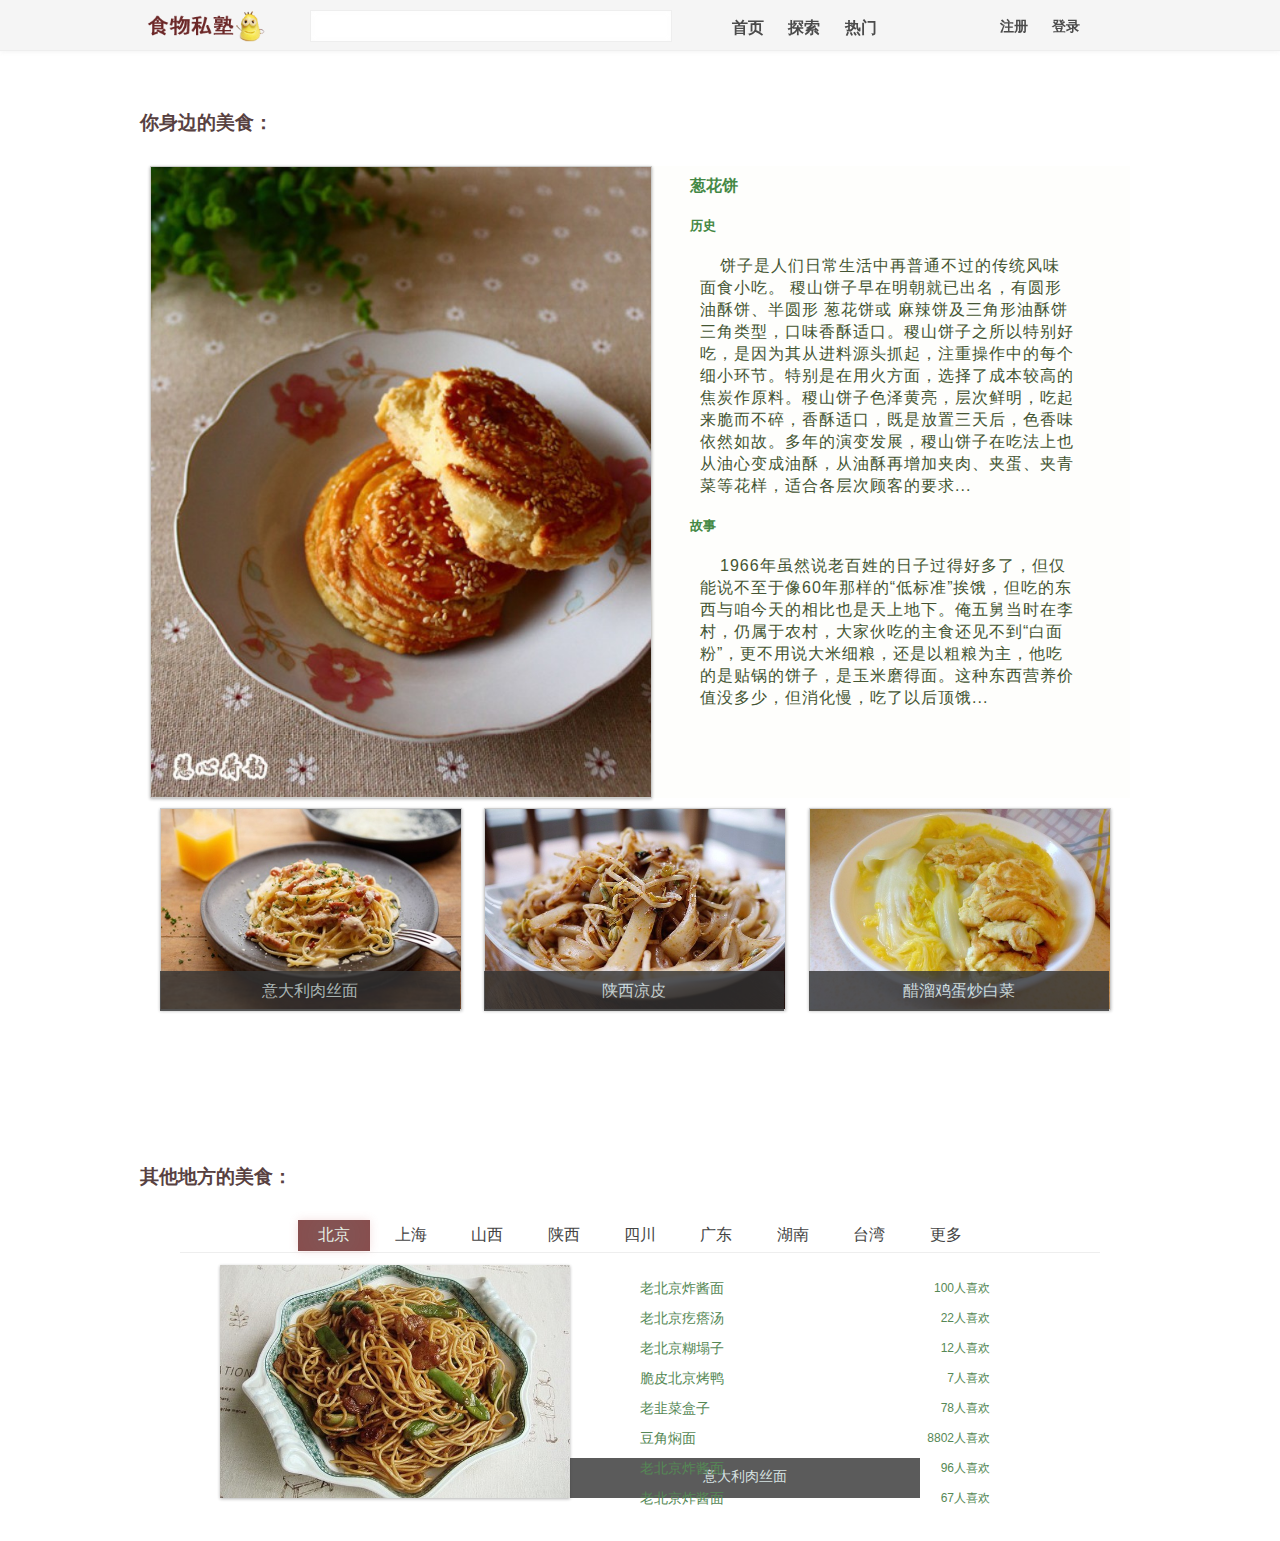
<file: index.html>
<!DOCTYPE html>
<html>
<head>
	<title>index page</title>
	<meta charset="utf-8"/>
	<link rel="stylesheet" href="app.css">
	<link rel="stylesheet" href="http://cdn.staticfile.org/font-awesome/4.0.3/css/font-awesome.css">
</head>
<body>
	<header>
		<nav>
			<div id="site_icon">
				<a href="#">
					<img src="imgs/icon.png">
				</a>
			</div>
			<div class="srh">
				<form>
					<input type="text">
					<i class="fa fa-search">
						<input type="submit" value="">
					</i>
				</form>
			</div>
			<div class="nav">
				<ul>
					<li>
						<a href="#">首页</a>
					</li>
					<li>
						<a href="#">探索</a>
					</li>
					<li>
						<a href="#">热门</a>
					</li>
				</ul>
			</div>
			<div class="auth">
				<ul>
					<li>
						<a href="#" class="signup">注册</a>
					</li>
					<li>
						<a href="#" class="signin">登录</a>
					</li>
				</ul>
			</div>
		</nav>
	</header>
	<div class="wrapper index">
		<section class="recommend">
			<h3>你身边的美食：</h3>
			<ul class="rec-list">
				<li>
					<a href="#" class="food-thumbnail">
						<img src="imgs/food1.jpg">
						<div class="food-info">
							<h4>葱花饼</h4>
							<h5>历史</h5>
							<p>饼子是人们日常生活中再普通不过的传统风味 面食小吃。 稷山饼子早在明朝就已出名，有圆形 油酥饼、半圆形 葱花饼或 麻辣饼及三角形油酥饼三角类型，口味香酥适口。稷山饼子之所以特别好吃，是因为其从进料源头抓起，注重操作中的每个细小环节。特别是在用火方面，选择了成本较高的焦炭作原料。稷山饼子色泽黄亮，层次鲜明，吃起来脆而不碎，香酥适口，既是放置三天后，色香味依然如故。多年的演变发展，稷山饼子在吃法上也从油心变成油酥，从油酥再增加夹肉、夹蛋、夹青菜等花样，适合各层次顾客的要求...</p>
							<h5>故事</h5>
							<p>
								1966年虽然说老百姓的日子过得好多了，但仅能说不至于像60年那样的“低标准”挨饿，但吃的东西与咱今天的相比也是天上地下。俺五舅当时在李村，仍属于农村，大家伙吃的主食还见不到“白面粉”，更不用说大米细粮，还是以粗粮为主，他吃的是贴锅的饼子，是玉米磨得面。这种东西营养价值没多少，但消化慢，吃了以后顶饿...
							</p>
						</div>
					</a>
				</li>
				<li>
					<a href="#" class="food-thumbnail">
						<img src="imgs/food2.jpg">
						<div class="thumbnail-info">
							<span>意大利肉丝面</span>
						</div>
					</a>
				</li>
				<li>
					<a href="#" class="food-thumbnail">
						<img src="imgs/food3.jpg">
						<div class="thumbnail-info">
							<span>陕西凉皮</span>
						</div>
					</a>
				</li>
				<li>
					<a href="#" class="food-thumbnail">
						<img src="imgs/food4.jpg">
						<div class="thumbnail-info">
							<span>醋溜鸡蛋炒白菜</span>
						</div>
					</a>
				</li>
			</ul>
			<p></p>
		</section>
		<section class="region">
			<h3>其他地方的美食：</h3>
			<ul class="reg-list">
				<li class="active">
					<a href="#">北京</a>
				</li>
				<li>
					<a href="#">上海</a>
				</li>
				<li>
					<a href="#">山西</a>
				</li>
				<li>
					<a href="#">陕西</a>
				</li>
				<li>
					<a href="#">四川</a>
				</li>
				<li>
					<a href="#">广东</a>
				</li>
				<li>
					<a href="#">湖南</a>
				</li>
				<li>
					<a href="#">台湾</a>
				</li>
				<li>
					<a href="#">更多</a>
				</li>
			</ul>
			<ul class="reg-food">
				<li>
					<ul class="regfood-item">
						<li>
							<a href="#">
								<img src="imgs/regfood.jpg">
								<div class="thumbnail-info">
									<span>意大利肉丝面</span>
								</div>
							</a>
						</li>
						<li>
							<a href="#">
								<span>老北京炸酱面</span>
								<span class="like-count">100人喜欢</span>
							</a>
						</li>
						<li>
							<a href="#">
								<span>老北京疙瘩汤</span>
								<span class="like-count">22人喜欢</span>
							</a>
						</li>
						<li>
							<a href="#">
								<span>老北京糊塌子</span>
								<span class="like-count">12人喜欢</span>
							</a>
						</li>
						<li>
							<a href="#">
								<span>脆皮北京烤鸭</span>
								<span class="like-count">7人喜欢</span>
							</a>
						</li>
						<li>
							<a href="#">
								<span>老韭菜盒子</span>
								<span class="like-count">78人喜欢</span>
							</a>
						</li>
						<li>
							<a href="#">
								<span>豆角焖面</span>
								<span class="like-count">8802人喜欢</span>
							</a>
						</li>
						<li>
							<a href="#">
								<span>老北京炸酱面</span>
								<span class="like-count">96人喜欢</span>
							</a>
						</li>
						<li>
							<a href="#">
								<span>老北京炸酱面</span>
								<span class="like-count">67人喜欢</span>
							</a>
						</li>
					</ul>
				</li>
				<li></li>
				<li></li>
				<li></li>
				<li></li>
			</ul>
		</section>
		<footer>
			<span></span>
		</footer>
	</div>
</body>
</html>
</file>
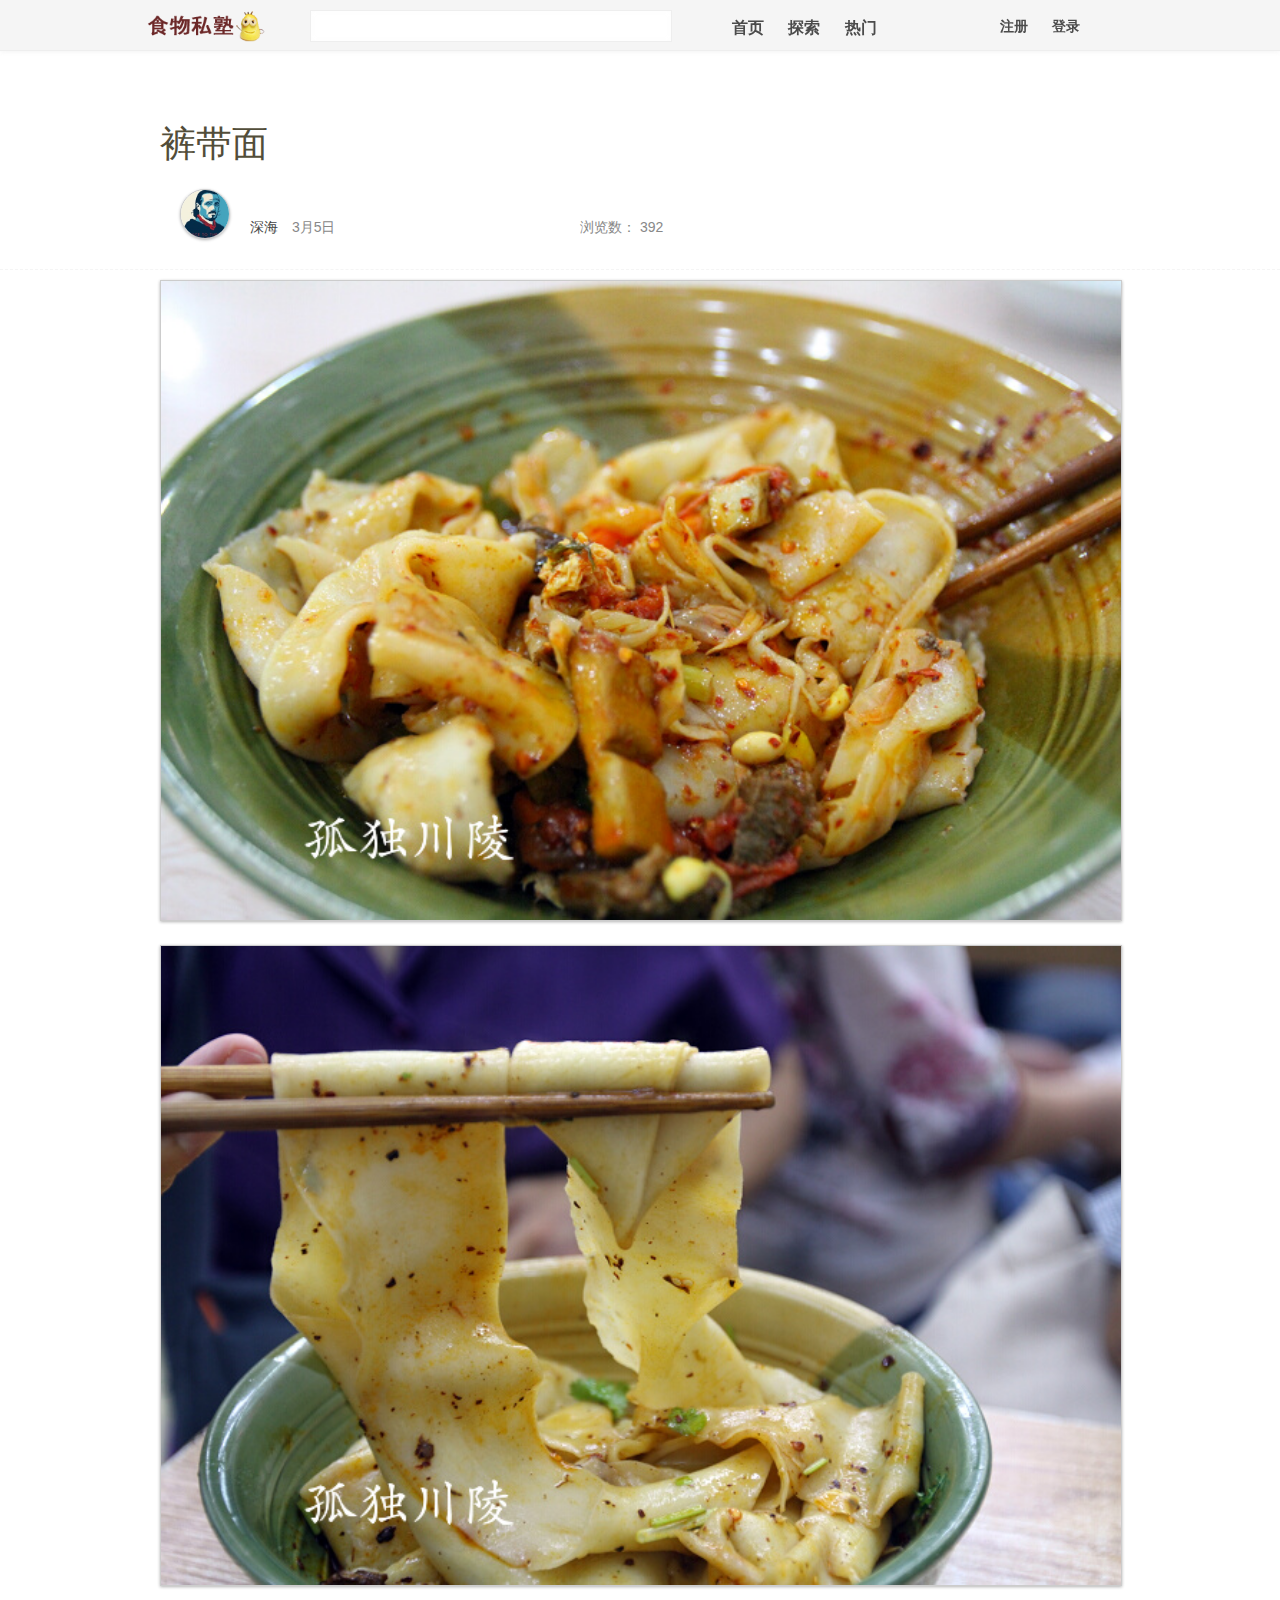
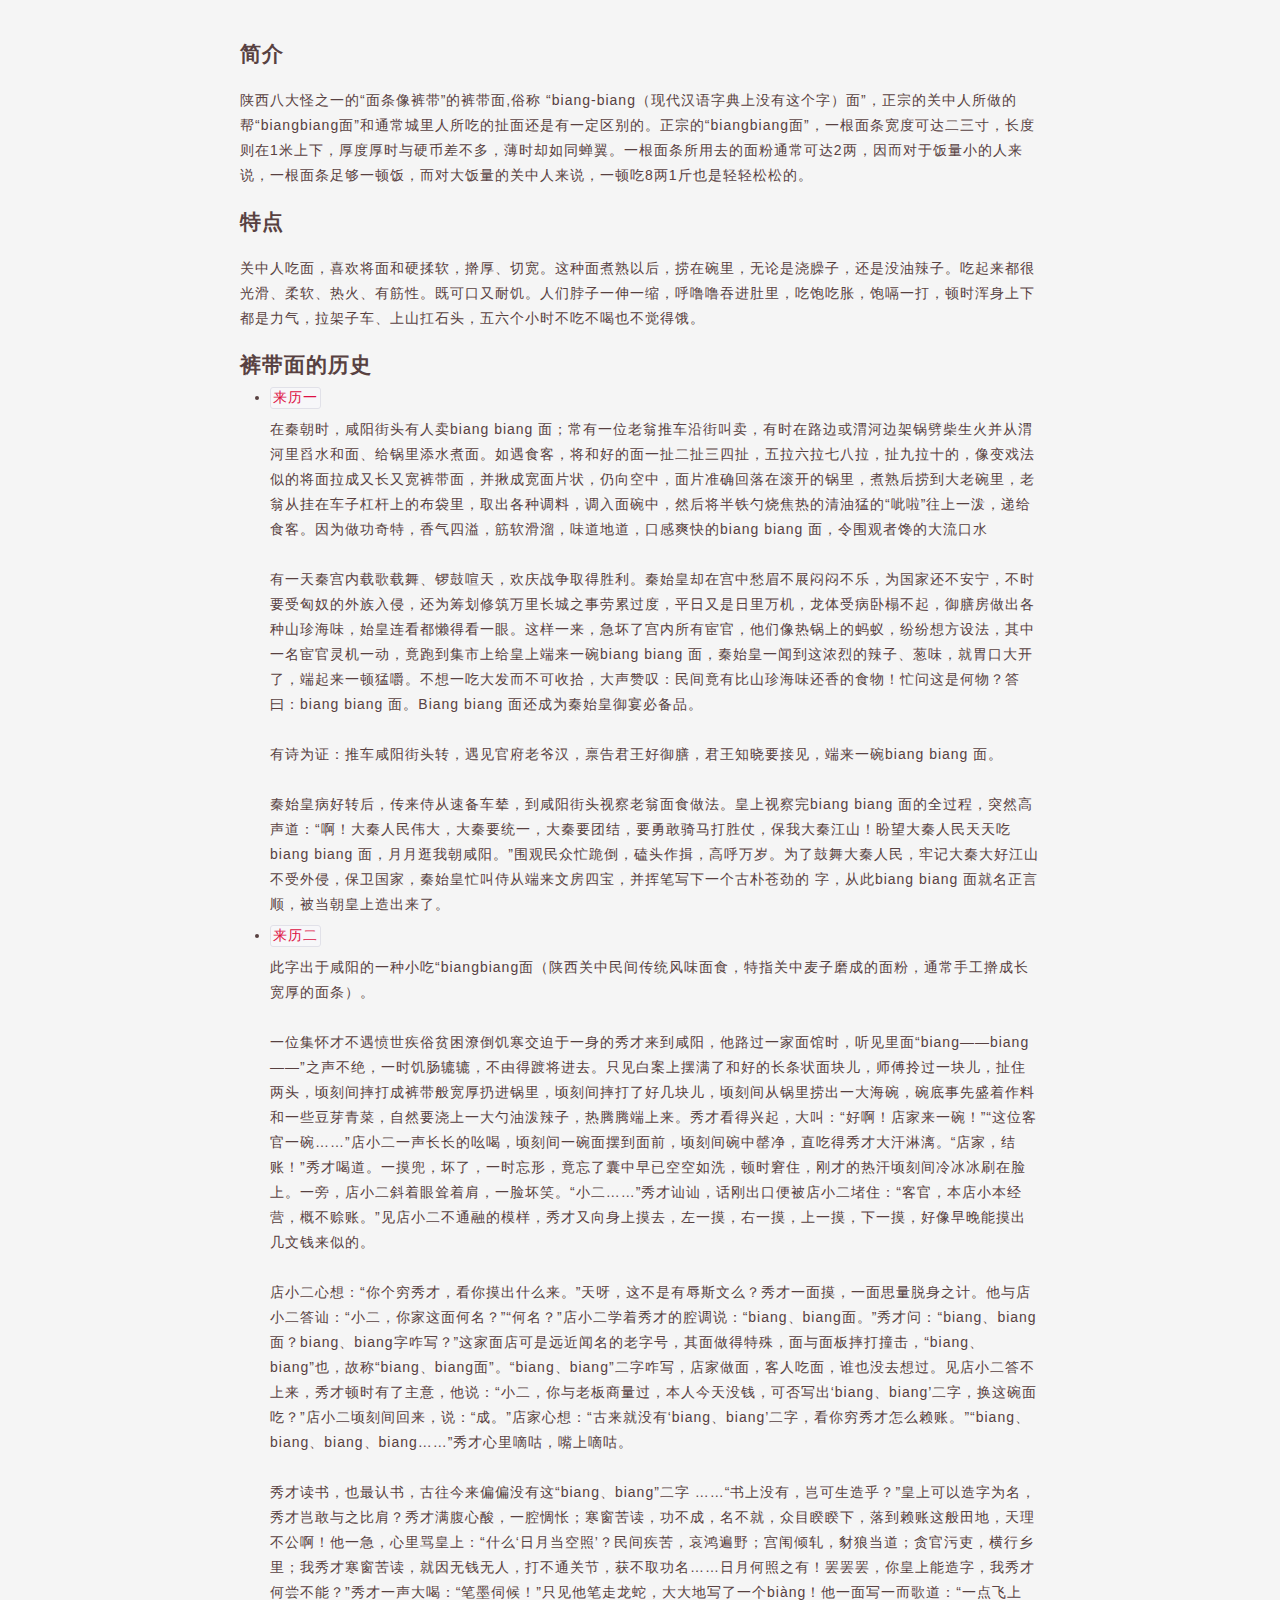
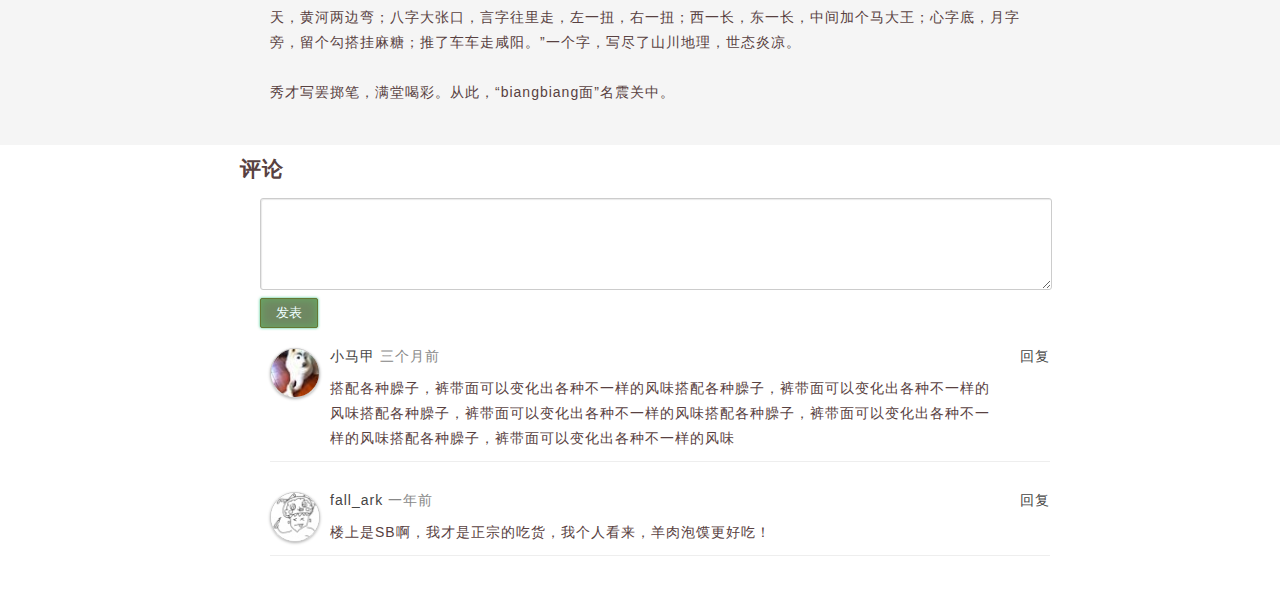
<file: food.html>
<!DOCTYPE html>
<html>
<head>
	<title>food page</title>
	<link rel="stylesheet" href="app.css">
	<meta charset="utf-8">
</head>
<body>
	<header>
		<nav>
			<div id="site_icon">
				<a href="#">
					<img src="imgs/icon.png">
				</a>
			</div>
			<div class="srh">
				<form>
					<input type="text">
					<i class="fa fa-search">
						<input type="submit" value="">
					</i>
				</form>
			</div>
			<div class="nav">
				<ul>
					<li>
						<a href="#">首页</a>
					</li>
					<li>
						<a href="#">探索</a>
					</li>
					<li>
						<a href="#">热门</a>
					</li>
				</ul>
			</div>
			<div class="auth">
				<ul>
					<li>
						<a href="#" class="signup">注册</a>
					</li>
					<li>
						<a href="#" class="signin">登录</a>
					</li>
				</ul>
			</div>
		</nav>
	</header>
	<article id="1">
		<section class="caption">
			<div class="wrapper">
				<title>裤带面</title>
				<div class="author">
					<img src="imgs/author1.jpg">
					<span><a href="#">深海</a></span>
					<time>3月5日</time>
				</div>
				<div class="view">
					<span>浏览数：</span>
					<span>392</span>
				</div>
			</div>
		</section>
		<section class="figure">
			<div class="wrapper">
				<figure>
					<img src="imgs/noodle.jpg">
					<img src="imgs/noodle2.jpg">
				</figure>
			</div>
		</section>
		<section class="content">
			<div class="text">
				<h2>简介</h2>
				<p>
					陕西八大怪之一的“面条像裤带”的裤带面,俗称 “biang-biang（现代汉语字典上没有这个字）面”，正宗的关中人所做的帮“biangbiang面”和通常城里人所吃的扯面还是有一定区别的。正宗的“biangbiang面”，一根面条宽度可达二三寸，长度则在1米上下，厚度厚时与硬币差不多，薄时却如同蝉翼。一根面条所用去的面粉通常可达2两，因而对于饭量小的人来说，一根面条足够一顿饭，而对大饭量的关中人来说，一顿吃8两1斤也是轻轻松松的。
				</p>
				<h2>特点</h2>
				<p>
					关中人吃面，喜欢将面和硬揉软，擀厚、切宽。这种面煮熟以后，捞在碗里，无论是浇臊子，还是没油辣子。吃起来都很光滑、柔软、热火、有筋性。既可口又耐饥。人们脖子一伸一缩，呼噜噜吞进肚里，吃饱吃胀，饱嗝一打，顿时浑身上下都是力气，拉架子车、上山扛石头，五六个小时不吃不喝也不觉得饿。
				</p>
				<h2>裤带面的历史</h2>
				<ul>
					<li>
						<code>来历一</code>
						<p>在秦朝时，咸阳街头有人卖biang biang 面；常有一位老翁推车沿街叫卖，有时在路边或渭河边架锅劈柴生火并从渭河里舀水和面、给锅里添水煮面。如遇食客，将和好的面一扯二扯三四扯，五拉六拉七八拉，扯九拉十的，像变戏法似的将面拉成又长又宽裤带面，并揪成宽面片状，仍向空中，面片准确回落在滚开的锅里，煮熟后捞到大老碗里，老翁从挂在车子杠杆上的布袋里，取出各种调料，调入面碗中，然后将半铁勺烧焦热的清油猛的“呲啦”往上一泼，递给食客。因为做功奇特，香气四溢，筋软滑溜，味道地道，口感爽快的biang biang 面，令围观者馋的大流口水<br><br>
						有一天秦宫内载歌载舞、锣鼓喧天，欢庆战争取得胜利。秦始皇却在宫中愁眉不展闷闷不乐，为国家还不安宁，不时要受匈奴的外族入侵，还为筹划修筑万里长城之事劳累过度，平日又是日里万机，龙体受病卧榻不起，御膳房做出各种山珍海味，始皇连看都懒得看一眼。这样一来，急坏了宫内所有宦官，他们像热锅上的蚂蚁，纷纷想方设法，其中一名宦官灵机一动，竟跑到集市上给皇上端来一碗biang biang 面，秦始皇一闻到这浓烈的辣子、葱味，就胃口大开了，端起来一顿猛嚼。不想一吃大发而不可收拾，大声赞叹：民间竟有比山珍海味还香的食物！忙问这是何物？答曰：biang biang 面。Biang biang 面还成为秦始皇御宴必备品。<br><br>
						有诗为证：推车咸阳街头转，遇见官府老爷汉，禀告君王好御膳，君王知晓要接见，端来一碗biang biang 面。<br><br>
						秦始皇病好转后，传来侍从速备车辇，到咸阳街头视察老翁面食做法。皇上视察完biang biang 面的全过程，突然高声道：“啊！大秦人民伟大，大秦要统一，大秦要团结，要勇敢骑马打胜仗，保我大秦江山！盼望大秦人民天天吃biang biang 面，月月逛我朝咸阳。”围观民众忙跪倒，磕头作揖，高呼万岁。为了鼓舞大秦人民，牢记大秦大好江山不受外侵，保卫国家，秦始皇忙叫侍从端来文房四宝，并挥笔写下一个古朴苍劲的 字，从此biang biang 面就名正言顺，被当朝皇上造出来了。
						</p>
					</li>
					<li>
						<code>来历二</code>
						<p>
							此字出于咸阳的一种小吃“biangbiang面（陕西关中民间传统风味面食，特指关中麦子磨成的面粉，通常手工擀成长宽厚的面条）。<br><br>
							一位集怀才不遇愤世疾俗贫困潦倒饥寒交迫于一身的秀才来到咸阳，他路过一家面馆时，听见里面“biang——biang——”之声不绝，一时饥肠辘辘，不由得踱将进去。只见白案上摆满了和好的长条状面块儿，师傅拎过一块儿，扯住两头，顷刻间摔打成裤带般宽厚扔进锅里，顷刻间摔打了好几块儿，顷刻间从锅里捞出一大海碗，碗底事先盛着作料和一些豆芽青菜，自然要浇上一大勺油泼辣子，热腾腾端上来。秀才看得兴起，大叫：“好啊！店家来一碗！”“这位客官一碗……”店小二一声长长的吆喝，顷刻间一碗面摆到面前，顷刻间碗中罄净，直吃得秀才大汗淋漓。“店家，结账！”秀才喝道。一摸兜，坏了，一时忘形，竟忘了囊中早已空空如洗，顿时窘住，刚才的热汗顷刻间冷冰冰刷在脸上。一旁，店小二斜着眼耸着肩，一脸坏笑。“小二……”秀才讪讪，话刚出口便被店小二堵住：“客官，本店小本经营，概不赊账。”见店小二不通融的模样，秀才又向身上摸去，左一摸，右一摸，上一摸，下一摸，好像早晚能摸出几文钱来似的。<br><br>
							店小二心想：“你个穷秀才，看你摸出什么来。”天呀，这不是有辱斯文么？秀才一面摸，一面思量脱身之计。他与店小二答讪：“小二，你家这面何名？”“何名？”店小二学着秀才的腔调说：“biang、biang面。”秀才问：“biang、biang面？biang、biang字咋写？”这家面店可是远近闻名的老字号，其面做得特殊，面与面板摔打撞击，“biang、biang”也，故称“biang、biang面”。“biang、biang”二字咋写，店家做面，客人吃面，谁也没去想过。见店小二答不上来，秀才顿时有了主意，他说：“小二，你与老板商量过，本人今天没钱，可否写出‘biang、biang’二字，换这碗面吃？”店小二顷刻间回来，说：“成。”店家心想：“古来就没有‘biang、biang’二字，看你穷秀才怎么赖账。”“biang、biang、biang、biang……”秀才心里嘀咕，嘴上嘀咕。<br><br>
							秀才读书，也最认书，古往今来偏偏没有这“biang、biang”二字 ……“书上没有，岂可生造乎？”皇上可以造字为名，秀才岂敢与之比肩？秀才满腹心酸，一腔惆怅；寒窗苦读，功不成，名不就，众目睽睽下，落到赖账这般田地，天理不公啊！他一急，心里骂皇上：“什么‘日月当空照’？民间疾苦，哀鸿遍野；宫闱倾轧，豺狼当道；贪官污吏，横行乡里；我秀才寒窗苦读，就因无钱无人，打不通关节，获不取功名……日月何照之有！罢罢罢，你皇上能造字，我秀才何尝不能？”秀才一声大喝：“笔墨伺候！”只见他笔走龙蛇，大大地写了一个biàng！他一面写一而歌道：“一点飞上天，黄河两边弯；八字大张口，言字往里走，左一扭，右一扭；西一长，东一长，中间加个马大王；心字底，月字旁，留个勾搭挂麻糖；推了车车走咸阳。”一个字，写尽了山川地理，世态炎凉。<br><br>
							秀才写罢掷笔，满堂喝彩。从此，“biangbiang面”名震关中。
						</p>
					</li>
				</ul>
			</div>
		</section>
		<section class="comments">
			<div class="text">
				<div class="hd">
					<h2>评论</h2>
				</div>
				<div class="bd">
					<form>
						<textarea id="comment-text"></textarea>
						<button class="submit-btn">发表</button>
					</form>
					<ul>
						<li class="comment-item">
							<div class="avatar">
								<a href="#">
									<img src="imgs/avatar1.jpg">
								</a>
							</div>
							<div class="hd">
								<span>
									<a href="#">小马甲</a>
								</span>
								<time>三个月前</time>
								<a href="#" data-name="litterrock" class="revert">回复</a>
							</div>
							<div class="bd">
								<p>搭配各种臊子，裤带面可以变化出各种不一样的风味搭配各种臊子，裤带面可以变化出各种不一样的风味搭配各种臊子，裤带面可以变化出各种不一样的风味搭配各种臊子，裤带面可以变化出各种不一样的风味搭配各种臊子，裤带面可以变化出各种不一样的风味</p>
							</div>
						</li>
						<li class="comment-item">
							<div class="avatar">
								<a href="#">
									<img src="imgs/avatar2.jpg">
								</a>
							</div>
							<div class="hd">
								<span>
									<a href="#">fall_ark</a>
								</span>
								<time>一年前</time>
								<a href="#" data-name="litterrock" class="revert">回复</a>
							</div>
							<div class="bd">
								<p>楼上是SB啊，我才是正宗的吃货，我个人看来，羊肉泡馍更好吃！</p>
							</div>
						</li>
					</ul>
				</div>
			</div>
		</section>
	</article>
</body>
</html>
</file>
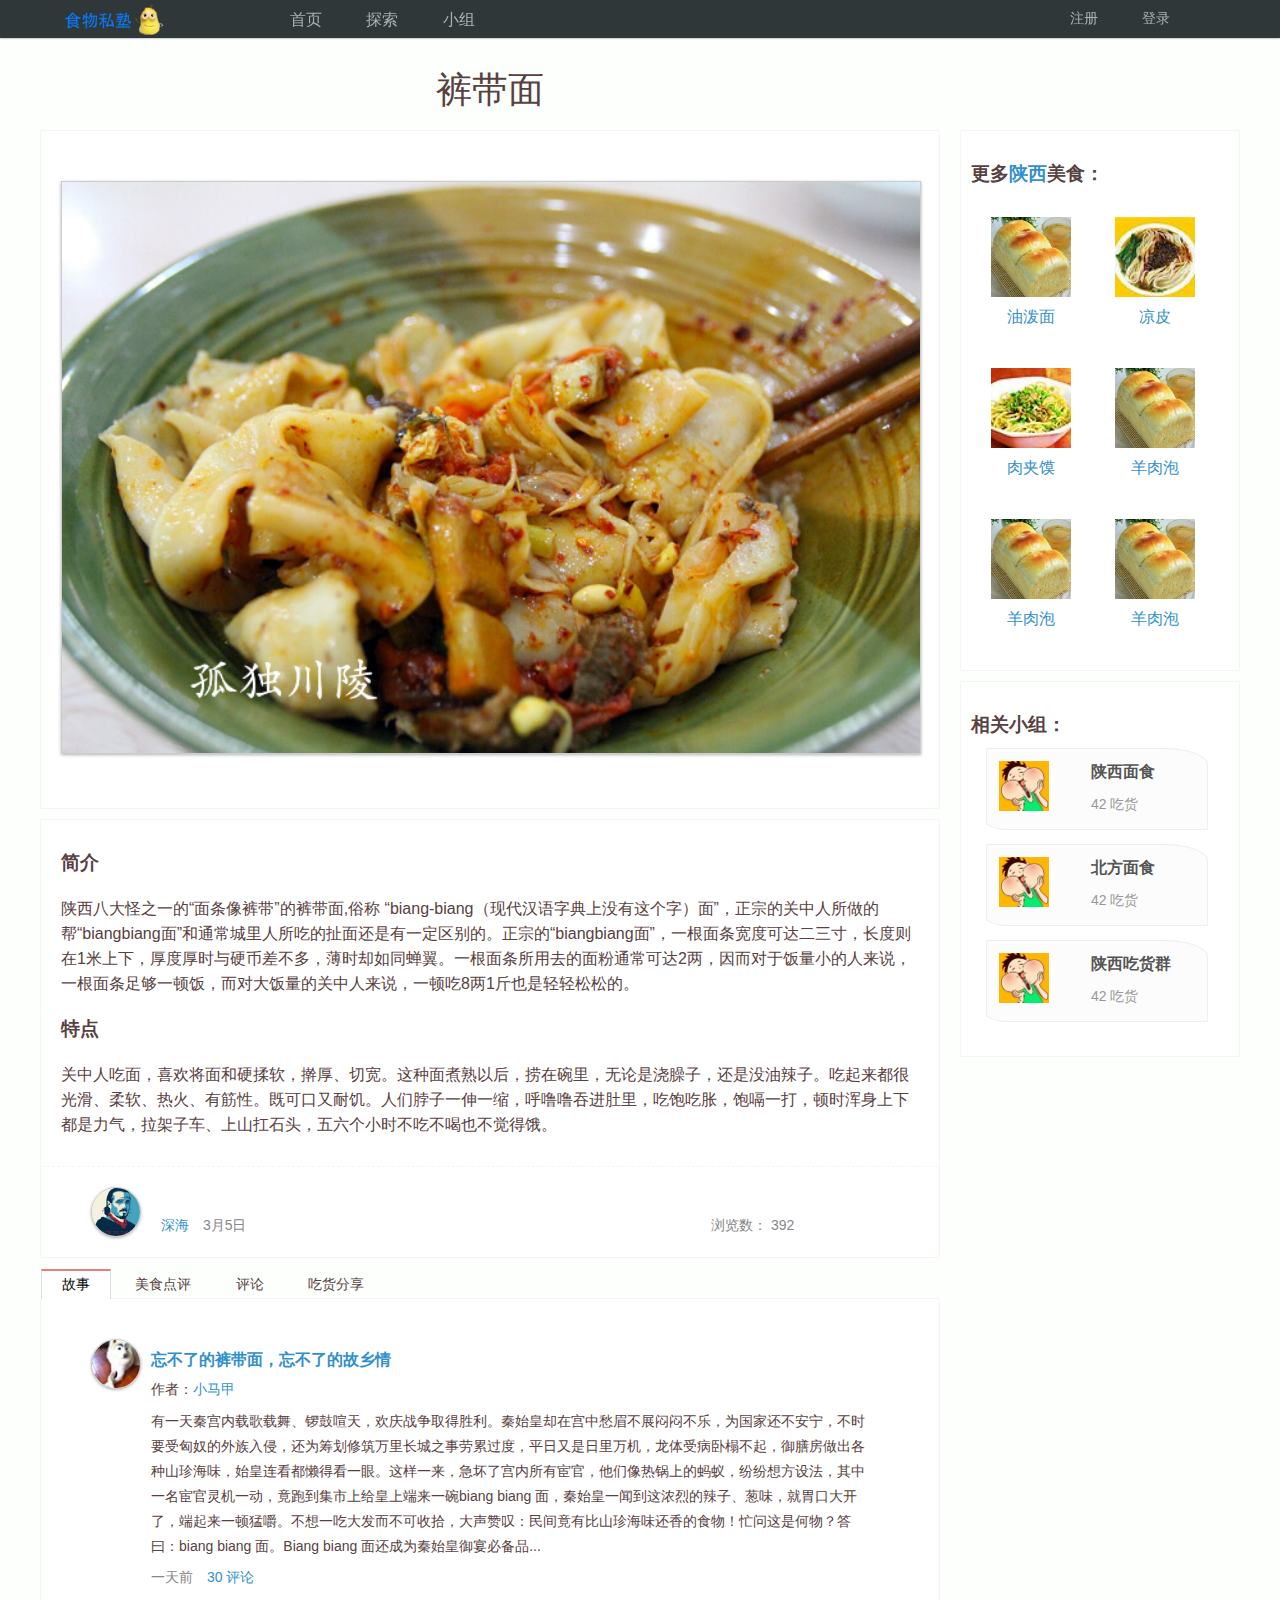
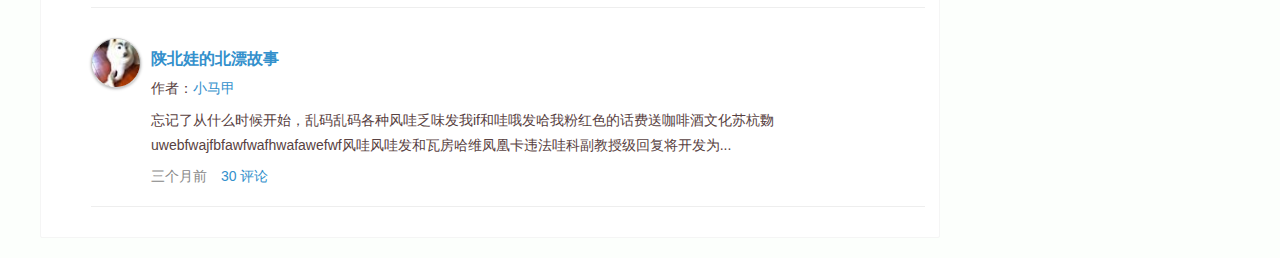
<file: fw.alpha.02/food.html>
<!DOCTYPE html>
<html>
<head>
	<title>food page</title>
	<link rel="stylesheet" href="app.css">
	<script src="jquery-2.1.0.min.js"></script>
	<meta charset="utf-8">
	<link rel="stylesheet" href="http://cdn.staticfile.org/font-awesome/4.0.3/css/font-awesome.css
">
</head>
<body>
	<header>
		<nav>
			<div id="site_icon">
				<a href="#">
					<img src="imgs/blueicon.png">
				</a>
			</div>
			<div class="nav">
				<ul>
					<li>	
						<a href="#">首页</a>
					</li>
					<li>
						<a href="#">探索</a>
					</li>
					<li>
						<a href="#">小组</a>
					</li>
				</ul>
			</div>
			<div class="auth">
				<ul>
					<li>
						<a href="#" class="signup">注册</a>
					</li>
					<li>
						<a href="#" class="signin">登录</a>
					</li>
				</ul>
			</div>
		</nav>
	</header>
	<div class="wrapper">
		<article id="1">
			<section class="food-title">裤带面</section>
			<section class="figure module">
				<figure>
					<img src="imgs/noodle.jpg">
				</figure>
			</section>
			<section class="content module">
				<h3>简介</h3>
				<p>
					陕西八大怪之一的“面条像裤带”的裤带面,俗称 “biang-biang（现代汉语字典上没有这个字）面”，正宗的关中人所做的帮“biangbiang面”和通常城里人所吃的扯面还是有一定区别的。正宗的“biangbiang面”，一根面条宽度可达二三寸，长度则在1米上下，厚度厚时与硬币差不多，薄时却如同蝉翼。一根面条所用去的面粉通常可达2两，因而对于饭量小的人来说，一根面条足够一顿饭，而对大饭量的关中人来说，一顿吃8两1斤也是轻轻松松的。
				</p>
				<h3>特点</h3>
				<p>
					关中人吃面，喜欢将面和硬揉软，擀厚、切宽。这种面煮熟以后，捞在碗里，无论是浇臊子，还是没油辣子。吃起来都很光滑、柔软、热火、有筋性。既可口又耐饥。人们脖子一伸一缩，呼噜噜吞进肚里，吃饱吃胀，饱嗝一打，顿时浑身上下都是力气，拉架子车、上山扛石头，五六个小时不吃不喝也不觉得饿。
				</p>
			</section>
			<section class="bref-info module">
				<div class="author">
					<img src="imgs/author1.jpg">
					<span><a href="#">深海</a></span>
					<time>3月5日</time>
				</div>
				<div class="view">
					<span>浏览数：</span>
					<span>392</span>
				</div>
			</section>
			<ul class="food-related-nav">
				<li class="active">故事</li>
				<li>美食点评</li>
				<li>评论</li>
				<li>吃货分享</li>
			</ul>
			<div class="food-related">			
				<section class="food-story module">
					<ul>
						<li class="comment-item">
							<div class="avatar">
								<a href="#">
									<img src="imgs/avatar1.jpg">
								</a>
							</div>
							<div class="hd">
									<h3>
										<a href="#">忘不了的裤带面，忘不了的故乡情</a>
									</h3>
								<span>作者：<a href="#">小马甲</a></span>
							</div>
							<div class="bd">
								<p>有一天秦宫内载歌载舞、锣鼓喧天，欢庆战争取得胜利。秦始皇却在宫中愁眉不展闷闷不乐，为国家还不安宁，不时要受匈奴的外族入侵，还为筹划修筑万里长城之事劳累过度，平日又是日里万机，龙体受病卧榻不起，御膳房做出各种山珍海味，始皇连看都懒得看一眼。这样一来，急坏了宫内所有宦官，他们像热锅上的蚂蚁，纷纷想方设法，其中一名宦官灵机一动，竟跑到集市上给皇上端来一碗biang biang 面，秦始皇一闻到这浓烈的辣子、葱味，就胃口大开了，端起来一顿猛嚼。不想一吃大发而不可收拾，大声赞叹：民间竟有比山珍海味还香的食物！忙问这是何物？答曰：biang biang 面。Biang biang 面还成为秦始皇御宴必备品...
								</p>
							</div>
							<div class="ft">
								<time>一天前</time>
								<a href="#" data-name="litterrock" class="comments">
									<span>30</span>
									评论
								</a>
							</div>
						</li>
						<li class="comment-item">
							<div class="avatar">
								<a href="#">
									<img src="imgs/avatar1.jpg">
								</a>
							</div>
							<div class="hd">
									<h3>
										<a href="#">陕北娃的北漂故事</a>
									</h3>
								<span>作者：<a href="#">小马甲</a></span>
							</div>
							<div class="bd">
								<p>忘记了从什么时候开始，乱码乱码各种风哇乏味发我if和哇哦发哈我粉红色的话费送咖啡酒文化苏杭覅uwebfwajfbfawfwafhwafawefwf风哇风哇发和瓦房哈维凤凰卡违法哇科副教授级回复将开发为...
								</p>
							</div>
							<div class="ft">
								<time>三个月前</time>
								<a href="#" data-name="litterrock" class="comments">
									<span>30</span>
									评论
								</a>
							</div>
						</li>
					</ul>
				</section>
				<section class="food-evaluation module">
					<ul>
						<li class="comment-item">
							<div class="avatar">
								<a href="#">
									<img src="imgs/avatar1.jpg">
								</a>
							</div>
							<div class="hd">
									<h3>
										<a href="#">我是专业的点评人</a>
									</h3>
								<span>作者：<a href="#">小马甲</a></span>
							</div>
							<div class="bd">
								<h3>1.色</h3>
								<p>看起来跟烧焦了一样，不好看啊</p>
								<h3>2.香</h3>
								<p>闻起来还凑合</p>
								<h3>3.味</h3>
								<p>yummy, 我在大城市这么多年，吃尽各种美食，从来没体验过这么好吃的东西...</p>
							</div>
							<div class="ft">
								<time>三个月前</time>
								<a href="#" data-name="litterrock" class="comments">
									<span>30</span>
									评论
								</a>
							</div>
							<div class="vote-action">
								<form actoon="#" method="POST">
									<button class="btn">
										<i class="fa fa-heart-o"></i>
										<span>121</span>
									</button>
								</form>
							</div>
						</li>
						<li class="comment-item">
							<div class="avatar">
								<a href="#">
									<img src="imgs/avatar1.jpg">
								</a>
							</div>
							<div class="hd">
									<h3>
										<a href="#">专业点评30年，关于裤带面，你应该知道的</a>
									</h3>
								<span>作者：<a href="#">小马甲</a></span>
							</div>
							<div class="bd">
								<p>没有词汇可以形容的美食，真好吃
								</p>
							</div>
							<div class="ft">
								<time>一个月前</time>
								<a href="#" data-name="litterrock" class="comments">
									<span>30</span>
									评论
								</a>
							</div>
							<div class="vote-action">
								<form actoon="#" method="POST">
									<button class="btn">
										<i class="fa fa-heart-o"></i>
										<span>5</span>
									</button>
								</form>
							</div>
						</li>
					</ul>
				</section>
				<section class="food-comments module">
					<div class="hd">
						<h2>评论</h2>
					</div>
					<div class="bd">
						<form>
							<textarea id="comment-text" placeHolder="简单写点什么"></textarea>
							<button class="submit-btn">发表</button>
						</form>
						<ul>
							<li class="comment-item">
								<div class="avatar">
									<a href="#">
										<img src="imgs/avatar1.jpg">
									</a>
								</div>
								<div class="hd">
									<span>
										<a href="#">小马甲</a>
									</span>
									<time>三个月前</time>
									<a href="javascript:void(0);" data-name="litterrock" class="revert">回复</a>
								</div>
								<div class="bd">
									<p>楼下是SB啊，我才是正宗的吃货，我个人看来，羊肉泡馍更好吃！</p>
								</div>
							</li>
							<li class="comment-item">
								<div class="avatar">
									<a href="#">
										<img src="imgs/avatar2.jpg">
									</a>
								</div>
								<div class="hd">
									<span>
										<a href="#">fall_ark</a>
									</span>
									<time>一年前</time>
									<a href="javascript:void(0);" data-name="litterrock" class="revert">回复</a>
								</div>
								<div class="bd">
									<p>搭配各种臊子，裤带面可以变化出各种不一样的风味搭配各种臊子，裤带面可以变化出各种不一样的风味搭配各种臊子，裤带面可以变化出各种不一样的风味搭配各种臊子，裤带面可以变化出各种不一样的风味搭配各种臊子，裤带面可以变化出各种不一样的风味</p>
								</div>
							</li>
						</ul>
					</div>
				</section>
				<section class="food-share module">
					<ul>
						<li class="comment-item">
							<div class="avatar">
								<a href="#">
									<img src="imgs/avatar2.jpg">
								</a>
							</div>
							<div class="hd">
								<span>
									<a href="#">fall_ark</a>
								</span>
								<time>一年前</time>
							</div>
							<div class="bd">
								<p>我在<a class="food-address" href="http://j.map.baidu.com/v_Kcb" target="_blank"><i class="fa fa-link"></i>
								<span class="separator"></span>杠子裤带面</a>吃到 裤带面</p>
								<div class="share-img">
									<img src="imgs/noodle2.jpg">
								</div>
							</div>
						</li>
					</ul>
				</section>
			</div>
		</article>
		<aside>
			<section class="food-recommend module">
				<h3>更多<a href="#">陕西</a>美食：</h3>
				<ul>
					<li><a href="#">
						<img src="imgs/thumb_img.jpg">油泼面</a></li>
					<li><a href="#"><img src="imgs/thumb_img2.jpg">凉皮</a></li>
					<li><a href="#"><img src="imgs/thumb_img3.jpg">肉夹馍</a></li>
					<li><a href="#"><img src="imgs/thumb_img.jpg">羊肉泡</a></li>
					<li><a href="#"><img src="imgs/thumb_img.jpg">羊肉泡</a></li>
					<li><a href="#"><img src="imgs/thumb_img.jpg">羊肉泡</a></li>
				</ul>
			</section>
			<section class="food-group module">
				<h3>相关小组：</h3>
				<ul>
					<li><a href="#"><img src="imgs/wecaneat.png"><h4>陕西面食</h4><span>42 吃货</span></a></li>
					<li><a href="#"><img src="imgs/wecaneat.png"><h4>北方面食</h4><span>42 吃货</span></a></li>
					<li><a href="#"><img src="imgs/wecaneat.png"><h4>陕西吃货群</h4><span>42 吃货</span></a></li>
				</ul>
			</section>
		</aside>
	</div>
	<script src="main.js"></script>
</body>
</html>
</file>
<file: app.css>
html,body,div,section,p,pre,aside,header,footer,article,figure,ul,li, input,button,textarea, h1, h2,h3,h4,h5,h6 {
	margin: 0;
	padding: 0;
	outline: none;
}

html {
	color: #584141;
	font-family: 'Helvetica Neue',Helvetica,Arial,Sans-serif;
}

a {
	color: #444;
	text-decoration: none;
}

a:hover {
	-webkit-transition: all 0.5s;
	-moz-transition: all 0.5s;
	-ms-transition: all 0.5s;
	-o-transition: all 0.5s;
	transition: all 0.5s;
	color: #fff;
	background: #900;
}

ul li {
	list-style: none;
	display: inline-block;
}

img {
	width: 100%;
	border: 1px solid rgba(0,0,0,0.2);
	box-shadow: 0 1px 3px rgba(0,0,0,0.3);
}

time {
	color: #888;
}

code {
	color: #d14;
	white-space: nowrap;
	background-color: #f7f7f9;
	border: 1px solid #e1e1e8;
	padding: 2px;
	border-radius: 3px;
}
  
input[type="email"], 
input[type="number"], 
input[type="password"], 
input[type="tel"], 
input[type="url"], 
input[type="text"] {
	padding: 0 5px;
	width: 350px;
	height: 30px;
	outline: none;
}

textarea {
	outline: none;
}

.wrapper {
	width: 1000px;
	margin: 0 auto;
}

.submit-btn {
	padding: 5px 15px;
	cursor: pointer;
	border-radius: 2px;
	background-color: #6F8862;
	color: #eff;
	border: 1px solid #657733;
	box-shadow: 0 0 10px rgba(100,180, 100, 0.8) inset, 0 0 3px rgba(0, 180,100,0.8);
}

.submit-btn:hover {
	-webkit-transition: all 1s;
	-moz-transition: all 1s;
	-ms-transition: all 1s;
	-o-transition: all 1s;
	transition: all 1s;
	background-color: #695;
	border: 1px solid #684;
	box-shadow:  0 0 3px rgba(0, 180,100,0.8);
}

header {
	z-index: 999;
	opacity: 0.96;
	position: fixed;
	top: 0;
	width: 100%;
	height: 50px;
	background: #f5f5f5;
	border-bottom: 1px solid #eee;
	box-shadow: 0 0 5px rgba(200,200,200,0.3);
}

header a:hover {
	box-shadow: none;
	background: inherit;
	color: inherit;
}

header nav {
	font-size: 16px;
	width: 1000px;
	height: 100%;
	margin: 0 auto;
	font-weight: bold;
}

#site_icon {
	width: 130px;
	height: 60px;
	display: inline-block;
	float: left;
	margin-top: 5px;
}

#site_icon img {
	border: none;
	box-shadow: none;
}

header ul {
	float: right;
	margin-top: 18px;
}

header ul li {
	padding: 0 10px; 
}



header .srh {
	display: inline-block;
	float: left;
	margin-top: 10px;
	margin-left: 40px;
	position: relative;
}

header .nav, header .auth {
	display: inline-block;
	padding-left: 50px;
}

header .auth {
	float: right;
	padding: 0 50px 0 0;
	font-size: 14px;
}

.srh input[type="text"]{
	border: 1px solid #eee;
	box-shadow: 0 0 5px rgba(230,230,230,0.1) inset;
}

.srh i {
	color: #E6D7D7;
	font-size: 14px;
	position: absolute;
	right: 3px;
	top: 9px;
}

.srh input[type="submit"]{
	display: inline-block;
	position: absolute;
	right: 2px;
	top: 0;
	background: none;
	border: none;
	cursor: pointer;
	width: 20px;
	outline: none;
}

.recommend {
	padding: 100px 0;
}

.rec-list {
	padding: 20px 10px;
}

.food-info {
	color: #453;
}

.food-info p {
	text-indent: 20px;
	letter-spacing: 1px;
	line-height: 22px;
	padding: 10px;
	padding-right: 0;
}

.food-info h4, .food-info h5 {
	color: #484;
}

.rec-list li {
	width: 300px;
	margin: 0 10px;
	position: relative;
}

.rec-list li:nth-child(1){
	width: 100%;
	background: #fefefc;
	margin: 0;	
	margin-bottom: 10px;
}

.rec-list li:nth-child(1) img{
	display: inline-block;
	width: 500px;
	float: left;
}

.rec-list li:nth-child(1) .food-info {
	margin-left: 540px;
	padding-right: 50px;
}

.food-thumbnail:hover {
	background: inherit;
	color: inherit;
	box-shadow: none;
}

.thumbnail-info {
	position: absolute;
	display: inline-block;
	width: 100%;
	height: 20px;
	background: #333;
	color: #cdd;
	padding: 10px 0;
	text-align: center;
	bottom: 3px;
	opacity: 0.8; 
} 

h1,h2,h3,h4,h5,p {
	padding: 10px 0; 
}

.reg-list {
	padding: 10px 0 1px;
	border-bottom: 1px solid #eee;
	margin: 10px 40px;
	text-align: center;
}

.reg-list li {
	padding: 5px 0;
}

.reg-list a {
	padding: 5px 20px;
}

.reg-food {
	padding: 10px 20px;
}


.regfood-item li:nth-child(1){
	display: inline-block;
	float: left;
	width: 400px;
	padding: 0 10px;
	margin: -10px 0 0 30px;
}

.regfood-item li:nth-child(1) a {
	padding: 0;
}

.regfood-item li:nth-child(1) a:hover {
	background: inherit;
	color: inherit;
	box-shadow: none;
}

.regfood-item img {
	border: none;
}

.regfood-item a {
	font-size: 14px;
	position: relative;
	display: inline-block;
	width: 350px;
	padding: 5px 10px;
	margin: 2px 0 0 20px;
	color: #585;
}

.regfood-item a:hover {
	color: #eee;
}

.active {
	box-shadow: 0 0 10px rgba(200,100,100, 0.2), 0 0 50px rgba(200,0,0,0.3) inset;
	background: #756666;
}

.active a {
	color: #e5efe5;
}

.regfood-item .like-count {
	float: right;
	font-size: 12px;
}

article {
	width: 100%;
	min-height: 800px;
	padding: 0 0 30px; 
}

article p {
	line-height: 25px;
}


article .figure img {
	margin: 10px 0;
}

article .wrapper {
	width: 960px;
	margin: 0 auto;
}

article .caption {
	color: #524D39;
	padding:100px 0 80px;
	font-size: 14px;
	border-bottom: 1px dashed #f5f5f5;
}

.caption title {
	display: block;
	font-size: 36px;
	margin: 20px 0;
}

.caption .author {
	width: 200px;
	margin-left: 20px;
	float: left;
}

.caption .author span {
	margin: 30px 10px 0;
	display: inline-block;
}

.caption .view {
	margin-left: 200px;
	float: left;
	margin-top: 30px;
	color: #888;
}

.caption img, .avatar img {
	width: 48px;
	border-radius: 50px;
	float: left;
	margin-right: 10px;
}

article .content {
	padding: 30px 0; 
	background: #f5f5f5;
}

article .content li {
	list-style-type: disc;
	display: list-item;
	margin-left: 30px;
}

article .text {
	width: 800px;
	font-size: 14px;
	margin: 0 auto;
	letter-spacing: 1px;
}

.comments .bd {
	margin-left: 20px;
}

#comment-text {
	width: 780px;
	min-height: 80px;
	margin: 5px 0;
	padding: 5px;
	resize: vertical;
	border: 1px solid #ccc;
	border-radius: 3px;
	box-shadow: 1px 1px 1px rgba(0,0,0,0.09) inset;
}

.comment-item {
	font-size: 14px;
	width: 100%;
	margin: 20px 50px 10px 10px;
	border-bottom: 1px solid #eee;
}

.comment-item .bd {
	margin-left: 60px; 
	margin-right: 60px; 
}

.comment-item .revert {
	float: right;
}
</file>
<file: fw.alpha.02/app.css>
html,body,div,section,p,pre,aside,header,footer,article,figure,ul,li, input,button,textarea, h1, h2,h3,h4,h5,h6 {
	margin: 0;
	padding: 0;
	outline: none;
}

html {
	color: #584141;
	background: #fcfffc;
	font-family: 'Helvetica Neue',Helvetica,Arial,Sans-serif;
}

a {
	color: #3390cc;
	text-decoration: none;
}

a:hover {
	-webkit-transition: all 1s;
	-moz-transition: all 1s;
	-ms-transition: all 1s;
	-o-transition: all 1s;
	transition: all 1s;
	color: #005580;
}

ul li {
	list-style: none;
	display: inline-block;
}

img {
	width: 100%;
	border: 1px solid rgba(0,0,0,0.2);
	box-shadow: 0 1px 3px rgba(0,0,0,0.3);
}

time {
	color: #888;
	padding-right: 10px;
}

code {
	color: #d14;
	white-space: nowrap;
	background-color: #f7f7f9;
	border: 1px solid #e1e1e8;
	padding: 0 3px;
	border-radius: 5px;
}
  
input[type="email"], 
input[type="number"], 
input[type="password"], 
input[type="tel"], 
input[type="url"], 
input[type="text"] {
	padding: 0 5px;
	width: 350px;
	height: 30px;
	outline: none;
}

textarea {
	outline: none;
}

.wrapper {
	width: 1200px;
	margin: 0 auto;
	position: relative;
	padding-top: 50px;
}

.submit-btn {
	cursor: pointer;
	padding: 5px 20px;
	border: 1px solid #3545A2;
	background: #559;
	color: #fff;
	box-shadow: 0 1px 5px rgba(0,0,0,0.3);
}

.submit-btn:hover {
	-webkit-transition: all 1s;
	-moz-transition: all 1s;
	-ms-transition: all 1s;
	-o-transition: all 1s;
	background: #55a;
	cursor: pointer;
	box-shadow: 1px 1px 7px rgba(0,0,0,0.5);
}

.separator {
	border-left: 1px solid #999;
	margin-left: 2px;
	width: 5px;
	padding-right: 5px;
}

header {
	width: 100%;
	height: 38px;
	background-color: #303739;
	box-shadow: 0 0 2px rgba(0,0,0,0.5);
	position: fixed;
	z-index: 9999;
}

header a {
	color: #ABB0B3;
}

header a:hover {
	-webkit-transition: all 0.5s;
	-moz-transition: all 0.5s;
	-ms-transition: all 0.5s;
	-o-transition: all 0.5s;
	transition: all 0.5s;
	box-shadow: none;
	background: inherit;
	color: #fff;
}

header nav {
	font-size: 16px;
	width: 1200px;
	height: 100%;
	margin: 0 auto;
	font-weight: lighter;
}

#site_icon {
	width: 130px;
	display: inline-block;
	float: left;
	margin-top: -2px;
}

#site_icon img {
	border: none;
	box-shadow: none;
}

header ul {
	float: right;
	margin-top: 10px;
}

header ul li {
	padding: 0 20px; 
}


header .nav, header .auth {
	display: inline-block;
	padding-left: 100px;
}

header .auth {
	float: right;
	padding: 0 50px 0 0;
	font-size: 14px;
}

.recommend {
	padding: 100px 0;
}

.rec-list {
	padding: 20px 10px;
}

.food-info {
	color: #453;
}

.food-info p {
	text-indent: 20px;
	letter-spacing: 1px;
	line-height: 22px;
	padding: 10px;
	padding-right: 0;
}

.food-info h4, .food-info h5 {
	color: #484;
}

.rec-list li {
	width: 300px;
	margin: 0 10px;
	position: relative;
}

.rec-list li:nth-child(1){
	width: 100%;
	background: #fefefc;
	margin: 0;	
	margin-bottom: 10px;
}

.rec-list li:nth-child(1) img{
	display: inline-block;
	width: 500px;
	float: left;
}

.rec-list li:nth-child(1) .food-info {
	margin-left: 540px;
	padding-right: 50px;
}

.food-thumbnail:hover {
	background: inherit;
	color: inherit;
	box-shadow: none;
}

.thumbnail-info {
	position: absolute;
	display: inline-block;
	width: 100%;
	height: 20px;
	background: #333;
	color: #cdd;
	padding: 10px 0;
	text-align: center;
	left: 0;
	bottom: 3px;
	opacity: 0.8; 
} 

h1,h2,h3,h4,h5,p {
	padding: 10px 0; 
}

.reg-list {
	padding: 10px 0 1px;
	border-bottom: 1px solid #eee;
	margin: 10px 40px;
	text-align: center;
}

.reg-list li {
	padding: 5px 0;
}

.reg-list a {
	padding: 5px 20px;
}

.reg-food {
	padding: 10px 20px;
}


.regfood-item li:nth-child(1){
	display: inline-block;
	float: left;
	width: 400px;
	padding: 0 10px;
	margin: -10px 0 0 30px;
}

.regfood-item li:nth-child(1) a {
	padding: 0;
}

.regfood-item li:nth-child(1) a:hover {
	background: inherit;
	color: inherit;
	box-shadow: none;
}

.regfood-item img {
	border: none;
}

.regfood-item a {
	font-size: 14px;
	position: relative;
	display: inline-block;
	width: 350px;
	padding: 5px 10px;
	margin: 2px 0 0 20px;
	color: #585;
}

.regfood-item a:hover {
	color: #eee;
}

.regfood-item .like-count {
	float: right;
	font-size: 12px;
}

.module {
	background-color: #fff;
	border: 1px solid #f5f5f5;
	border-radius: 2px;
	margin-top: 10px;
	padding: 20px 10px;
	box-shadow: 0 0 1px rgba(255,255,255,0.3);
}

article {
	width: 900px;
	min-height: 900px;
}

.food-related-nav {
	padding: 1px;
	margin: 10px 0 0;
}

.food-related-nav li {
	cursor: pointer;
	margin: 0;
	padding: 5px 20px;
	font-size: 14px;
}

.active {
	border: 1px solid #ddd;
	border-bottom: none;
	border-top: 2px solid rgba(200,0,0,0.5);
	background-color: #fff;
	color: #000;
}

.food-story, .food-evaluation, .food-comments, .food-share {
	margin-top: -2px;
	margin-bottom: 20px;
}

.food-evaluation, .food-comments, .food-share {
	display: none;
}

aside {
	position: absolute;
	right: 0;
	top: 120px;
	width: 280px;
	min-height: 400px;
}

article p {
	line-height: 25px;
}


article .figure {
	padding: 50px 20px;
}


article .bref-info {
	color: #524D39;
	font-size: 14px;
	border-top: 1px dashed #f5f5f5;
	margin-top: -2px;
	padding-bottom: 70px;
}

.food-title {
	text-align: center;
	display: block;
	font-size: 36px;
	margin: 20px 0;
	overflow: hidden;
	width: 100%;
	height: 40px;
	line-height: 40px;
}

.bref-info .author {
	width: 200px;
	margin-left: 40px;
	float: left;
}

.bref-info .author span {
	margin: 30px 10px 0;
	display: inline-block;
}

.bref-info .view {
	margin-left: 420px;
	float: left;
	margin-top: 30px;
	color: #888;
}

.bref-info img, .avatar img {
	width: 48px;
	border-radius: 50px;
	float: left;
	margin-right: 10px;
}

article .content {
	padding: 20px;
}

article .content li {
	list-style-type: disc;
	display: list-item;
	margin-left: 30px;
}

.food-comments .hd, .food-comments .bd {
	margin-left: 40px;
}

.food-comments .comment-item {
	margin-left: 0;
}

.food-share .share-img {
	background-color: #fafefa;
	padding: 50px 20px;
}

#comment-text {
	width: 780px;
	min-height: 80px;
	margin: 5px 0;
	padding: 5px;
	resize: vertical;
	border: 1px solid #ccc;
	border-radius: 3px;
	box-shadow: 1px 1px 1px rgba(0,0,0,0.09) inset;
}

.comment-item {
	font-size: 14px;
	margin: 20px 0 10px 40px;
	padding-bottom: 20px;
	border-bottom: 1px solid #eee;
	width: 95%;
	position: relative;
}

.comment-item .bd, .comment-item .ft {
	margin-left: 60px; 
	margin-right: 60px; 
}

.comment-item .bd li {
	list-style-type:disc; 
}

.comment-item .vote-action {
	position: absolute;
	right: 10px;
	top: 10px;
}

.vote-action .btn {
	padding: 10px 0;
	background-color: #EEE9E9;
	color: #6B6B6B;
	border: 1px solid #eee;
	cursor: pointer;
	border-radius: 3px;
	width: 60px;
}

.vote-action .btn:hover {
	-webkit-transition: all 0.5s;
	-moz-transition: all 0.5s;
	-ms-transition: all 0.5s;
	-o-transition: all 0.5s;
	transition: all 0.5s;
	background-color: #827FD3;
	color: #fff;
}

.comment-item .revert {
	float: right;
}

.food-address {
	padding: 2px 5px;
	background-color: #eee;
	border: 1px solid #ccc;
	border-radius: 5px;
	margin: 0 3px;
}

.food-address:before {
	content: "";
}

.food-recommend li {
	width: 80px;
	padding: 10px;
	margin: 10px;
	text-align: center;
}

.food-recommend  img{
	display: block;
	margin-bottom: 10px;
	border: none;
	box-shadow: none;
}

.food-group li {
	margin-left: 15px;
	margin-bottom: 10px;
	width: 220px;
	height: 80px;
	background-color: #fcfcfc;
	border: 1px solid #eee;
	border-radius: 0 20% 0 10%;
}

.food-group img {
	border: none;
	box-shadow: none;
	margin: 12px;
	width: 50px;
	float: left;
}

.food-group h4, .food-group span {
	float: left;
	margin-left: 30px;
	color: #555;
	margin-top: 3px;
}

.food-group span {
	font-size: 14px;
	font-weight: lighter;
	color: #999;
}
</file>
